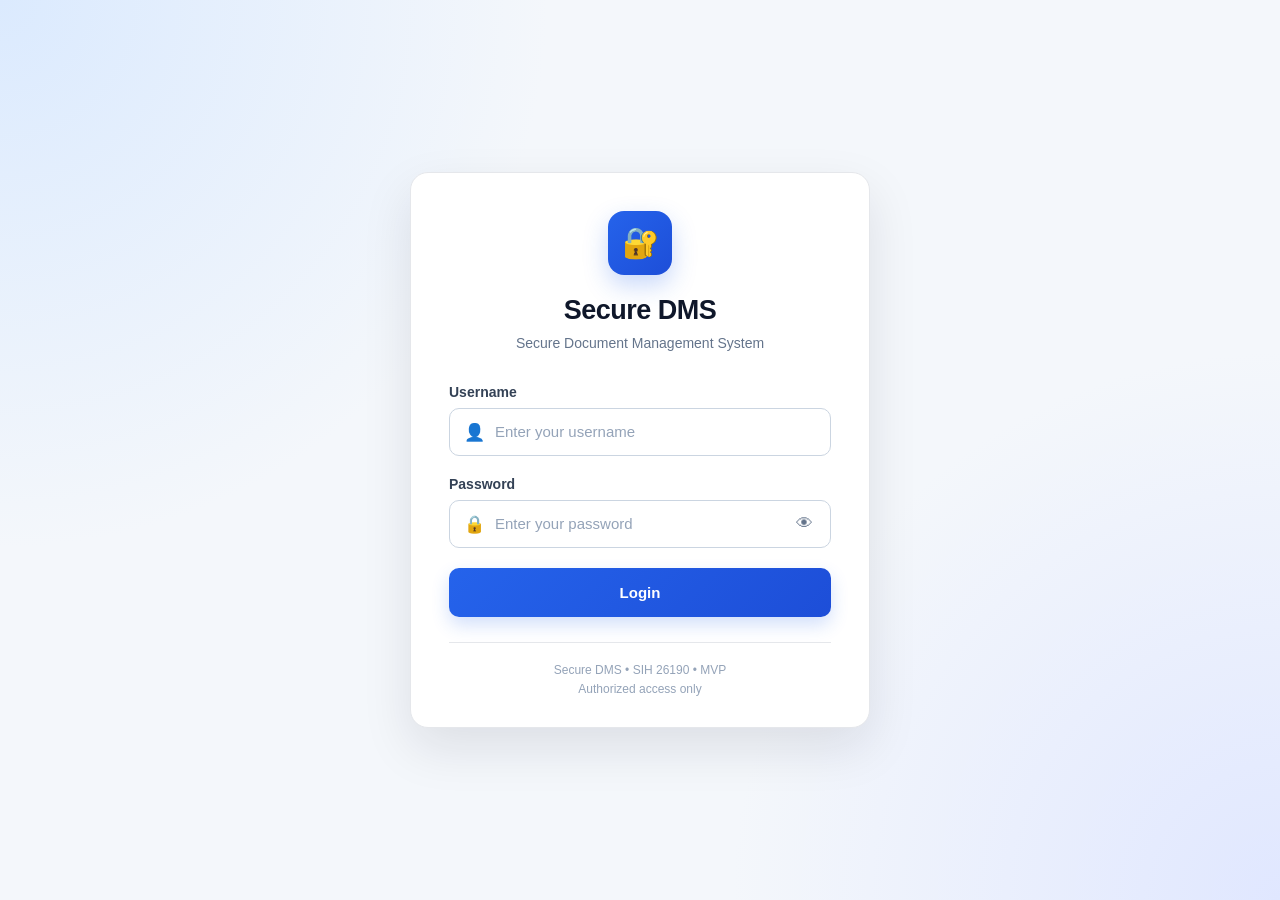
<file: index.html>
<!DOCTYPE html>
<html lang="en">

<head>
    <meta charset="UTF-8">
    <meta name="viewport" content="width=device-width, initial-scale=1.0">

    <title>Secure DMS - Dashboard</title>

    <link rel="stylesheet" href="style1.css">
</head>

<body>

<div class="app-container">

    <!-- ================= SIDEBAR ================= -->

    <aside class="sidebar">

        <div class="sidebar-logo">

            <div class="logo-icon">🔐</div>

            <div>
                <h2>Secure DMS</h2>
                <span>SIH 26190 • MVP</span>
            </div>

        </div>


        <nav class="sidebar-nav">

            <a href="index.html" class="nav-item active">
                <span class="nav-icon">📊</span>
                <span>Dashboard</span>
            </a>

            <a href="index2.html" class="nav-item">
                <span class="nav-icon">📁</span>
                <span>Documents</span>
            </a>

            <a href="index3.html" class="nav-item">
                <span class="nav-icon">⬆️</span>
                <span>Upload Document</span>
            </a>

            <a href="index5.html" class="nav-item">
                <span class="nav-icon">🛡️</span>
                <span>Access Logs</span>
            </a>

        </nav>


        <div class="sidebar-bottom">

            <div class="demo-note">

                <strong>Secure Access</strong>

                <p>
                    Documents are protected using
                    role-based access control.
                </p>

            </div>


            <button class="logout-btn" onclick="logout()">

                <span>🚪</span>
                <span>Logout</span>

            </button>

        </div>

    </aside>


    <!-- ================= MAIN CONTENT ================= -->

    <main class="main-content">


        <!-- ================= TOP BAR ================= -->

        <header class="topbar">

            <div class="mobile-title">
                Secure DMS
            </div>


            <div class="topbar-right">

                <div class="security-status">

                    <span class="status-dot"></span>

                    System Secure

                </div>


                <div class="user-section">

                    <div class="user-avatar" id="userAvatar">
                        U
                    </div>


                    <div class="user-info">

                        <strong id="topUserName">
                            User
                        </strong>

                        <span id="topUserRole">
                            User
                        </span>

                    </div>

                </div>

            </div>

        </header>


        <!-- ================= DASHBOARD ================= -->

        <section class="dashboard-page">


            <div class="page-heading">

                <div>

                    <h1>
                        Dashboard
                    </h1>

                    <p>
                        Welcome,
                        <strong id="welcomeUserName">
                            User
                        </strong>.
                        Here's the current secure document overview.
                    </p>

                </div>


                <div class="date-box">

                    <span>📅</span>

                    <span id="currentDate"></span>

                </div>

            </div>


            <!-- ================= STATS ================= -->

            <div class="stats-grid">


                <div class="stat-card">

                    <div class="stat-icon blue">
                        📄
                    </div>

                    <div class="stat-content">

                        <span class="stat-label">
                            Total Documents
                        </span>

                        <h2 id="totalDocuments">
                            0
                        </h2>

                        <p class="positive">
                            Your uploaded documents
                        </p>

                    </div>

                </div>


                <div class="stat-card">

                    <div class="stat-icon green">
                        🔒
                    </div>

                    <div class="stat-content">

                        <span class="stat-label">
                            Protected
                        </span>

                        <h2>
                            100%
                        </h2>

                        <p class="positive">
                            All documents secured
                        </p>

                    </div>

                </div>


                <div class="stat-card">

                    <div class="stat-icon purple">
                        👥
                    </div>

                    <div class="stat-content">

                        <span class="stat-label">
                            Active Users
                        </span>

                        <h2>
                            4
                        </h2>

                        <p class="positive">
                            All accounts active
                        </p>

                    </div>

                </div>


                <div class="stat-card">

                    <div class="stat-icon red">
                        ⚠️
                    </div>

                    <div class="stat-content">

                        <span class="stat-label">
                            Security Alerts
                        </span>

                        <h2>
                            0
                        </h2>

                        <p class="positive">
                            No active alerts
                        </p>

                    </div>

                </div>

            </div>


            <!-- ================= CONTENT GRID ================= -->

            <div class="dashboard-grid">


                <!-- ================= RECENT DOCUMENTS ================= -->

                <div class="dashboard-card documents-card">


                    <div class="card-header">

                        <div>

                            <h3>
                                Recent Documents
                            </h3>

                            <p>
                                Latest documents added to your account
                            </p>

                        </div>


                        <a href="index2.html" class="view-all">
                            View All →
                        </a>

                    </div>


                    <div class="table-wrapper">

                        <table>

                            <thead>

                                <tr>

                                    <th>
                                        Document
                                    </th>

                                    <th>
                                        Uploaded By
                                    </th>

                                    <th>
                                        Type
                                    </th>

                                    <th>
                                        Status
                                    </th>

                                </tr>

                            </thead>


                            <tbody id="recentDocumentsBody">

                                <tr>

                                    <td colspan="4"
                                        style="text-align:center; padding:30px;">

                                        Loading documents...

                                    </td>

                                </tr>

                            </tbody>

                        </table>

                    </div>

                </div>


                <!-- ================= QUICK ACTIONS ================= -->

                <div class="dashboard-card">


                    <div class="card-header">

                        <div>

                            <h3>
                                Quick Actions
                            </h3>

                            <p>
                                Common document management tasks
                            </p>

                        </div>

                    </div>


                    <div class="quick-actions">


                        <a href="index3.html"
                           class="quick-action">

                            <div class="quick-icon blue">
                                ⬆️
                            </div>

                            <div>

                                <strong>
                                    Upload Document
                                </strong>

                                <span>
                                    Add a new secure document
                                </span>

                            </div>

                            <span class="arrow">
                                →
                            </span>

                        </a>


                        <a href="index2.html"
                           class="quick-action">

                            <div class="quick-icon green">
                                📁
                            </div>

                            <div>

                                <strong>
                                    Browse Documents
                                </strong>

                                <span>
                                    Search and manage documents
                                </span>

                            </div>

                            <span class="arrow">
                                →
                            </span>

                        </a>


                        <a href="index5.html"
                           class="quick-action">

                            <div class="quick-icon orange">
                                🛡️
                            </div>

                            <div>

                                <strong>
                                    Access Logs
                                </strong>

                                <span>
                                    Monitor system activity
                                </span>

                            </div>

                            <span class="arrow">
                                →
                            </span>

                        </a>


                    </div>

                </div>

            </div>


            <!-- ================= SECURITY ================= -->

            <div class="bottom-grid">

                <div class="dashboard-card security-card">


                    <div class="card-header">

                        <div>

                            <h3>
                                Security Overview
                            </h3>

                            <p>
                                Current system security status
                            </p>

                        </div>

                    </div>


                    <div class="security-items">


                        <div class="security-item">

                            <div class="security-left">

                                <span class="security-check">
                                    ✓
                                </span>

                                <div>

                                    <strong>
                                        Document Encryption
                                    </strong>

                                    <span>
                                        Enabled
                                    </span>

                                </div>

                            </div>

                            <span class="security-active">
                                Active
                            </span>

                        </div>


                        <div class="security-item">

                            <div class="security-left">

                                <span class="security-check">
                                    ✓
                                </span>

                                <div>

                                    <strong>
                                        Role Based Access
                                    </strong>

                                    <span>
                                        Enabled
                                    </span>

                                </div>

                            </div>

                            <span class="security-active">
                                Active
                            </span>

                        </div>


                        <div class="security-item">

                            <div class="security-left">

                                <span class="security-check">
                                    ✓
                                </span>

                                <div>

                                    <strong>
                                        Audit Logging
                                    </strong>

                                    <span>
                                        Enabled
                                    </span>

                                </div>

                            </div>

                            <span class="security-active">
                                Active
                            </span>

                        </div>


                        <div class="security-item">

                            <div class="security-left">

                                <span class="security-check">
                                    ✓
                                </span>

                                <div>

                                    <strong>
                                        Document Storage
                                    </strong>

                                    <span>
                                        IndexedDB Secure Storage
                                    </span>

                                </div>

                            </div>

                            <span class="security-active">
                                Active
                            </span>

                        </div>


                    </div>

                </div>

            </div>

        </section>

    </main>

</div>


<!-- ================= TOAST ================= -->

<div id="toast" class="toast">

    <span id="toastMessage">
        Action completed successfully.
    </span>

</div>



<script>

/* =========================================================
   SECURE DMS DASHBOARD
   FINAL FIXED VERSION
   ========================================================= */


/* =========================================================
   DATABASE SETTINGS
   ========================================================= */

const DB_NAME = "SecureDMS";

/*
   IMPORTANT:
   Version 2 is required because upload.js
   also uses version 2.
*/

const DB_VERSION = 2;

const DOCUMENT_STORE = "documents";
const LOG_STORE = "accessLogs";


/* =========================================================
   LOGIN CHECK
   ========================================================= */

const storedUser =
    sessionStorage.getItem("loggedInUser");


if (!storedUser) {

    window.location.href = "login.html";

}


/* =========================================================
   CURRENT USER
   ========================================================= */

let loggedInUser = null;


try {

    loggedInUser =
        JSON.parse(storedUser);

}
catch (error) {

    console.error(
        "Invalid login session:",
        error
    );

    sessionStorage.clear();

    window.location.href =
        "login.html";

}


/* =========================================================
   USER INFORMATION
   ========================================================= */

const currentUsername =
    loggedInUser?.username || "";

const currentName =
    loggedInUser?.name ||
    loggedInUser?.username ||
    "User";

const currentRole =
    loggedInUser?.role ||
    "user";


/* =========================================================
   ROLE NAMES
   ========================================================= */

const roleNames = {

    admin:
        "Administrator",

    forensic_team:
        "Forensic Team",

    police_staff:
        "Police Staff",

    investigator:
        "Investigator"

};


/* =========================================================
   DISPLAY USER
   ========================================================= */

const topUserName =
    document.getElementById(
        "topUserName"
    );


if (topUserName) {

    topUserName.textContent =
        currentName;

}


const welcomeUserName =
    document.getElementById(
        "welcomeUserName"
    );


if (welcomeUserName) {

    welcomeUserName.textContent =
        currentName;

}


const topUserRole =
    document.getElementById(
        "topUserRole"
    );


if (topUserRole) {

    topUserRole.textContent =
        roleNames[currentRole] ||
        "User";

}


const userAvatar =
    document.getElementById(
        "userAvatar"
    );


if (userAvatar) {

    userAvatar.textContent =
        currentName
            .charAt(0)
            .toUpperCase();

}


/* =========================================================
   CURRENT DATE
   ========================================================= */

const dateElement =
    document.getElementById(
        "currentDate"
    );


if (dateElement) {

    dateElement.textContent =
        new Date().toLocaleDateString(
            "en-IN",
            {
                day: "2-digit",
                month: "short",
                year: "numeric"
            }
        );

}


/* =========================================================
   OPEN DATABASE
   ========================================================= */

function openDatabase() {

    return new Promise(
        function(resolve, reject) {

            const request =
                indexedDB.open(
                    DB_NAME,
                    DB_VERSION
                );


            /* =========================
               DATABASE UPGRADE
               ========================= */

            request.onupgradeneeded =
                function(event) {

                    const db =
                        event.target.result;

                    const transaction =
                        event.target.transaction;


                    /* =====================
                       DOCUMENT STORE
                       ===================== */

                    let documentStore;


                    if (
                        !db.objectStoreNames.contains(
                            DOCUMENT_STORE
                        )
                    ) {

                        documentStore =
                            db.createObjectStore(
                                DOCUMENT_STORE,
                                {
                                    keyPath: "id",
                                    autoIncrement: true
                                }
                            );

                    }
                    else {

                        documentStore =
                            transaction.objectStore(
                                DOCUMENT_STORE
                            );

                    }


                    /* =====================
                       DOCUMENT INDEXES
                       ===================== */

                    if (
                        !documentStore.indexNames.contains(
                            "uploadedByUsername"
                        )
                    ) {

                        documentStore.createIndex(
                            "uploadedByUsername",
                            "uploadedByUsername",
                            {
                                unique: false
                            }
                        );

                    }


                    if (
                        !documentStore.indexNames.contains(
                            "uploadedBy"
                        )
                    ) {

                        documentStore.createIndex(
                            "uploadedBy",
                            "uploadedBy",
                            {
                                unique: false
                            }
                        );

                    }


                    if (
                        !documentStore.indexNames.contains(
                            "uploadDate"
                        )
                    ) {

                        documentStore.createIndex(
                            "uploadDate",
                            "uploadDate",
                            {
                                unique: false
                            }
                        );

                    }


                    if (
                        !documentStore.indexNames.contains(
                            "category"
                        )
                    ) {

                        documentStore.createIndex(
                            "category",
                            "category",
                            {
                                unique: false
                            }
                        );

                    }


                    /* =====================
                       ACCESS LOG STORE
                       ===================== */

                    if (
                        !db.objectStoreNames.contains(
                            LOG_STORE
                        )
                    ) {

                        const logStore =
                            db.createObjectStore(
                                LOG_STORE,
                                {
                                    keyPath: "id",
                                    autoIncrement: true
                                }
                            );


                        logStore.createIndex(
                            "username",
                            "username",
                            {
                                unique: false
                            }
                        );


                        logStore.createIndex(
                            "timestamp",
                            "timestamp",
                            {
                                unique: false
                            }
                        );

                    }

                };


            /* =========================
               DATABASE OPEN SUCCESS
               ========================= */

            request.onsuccess =
                function(event) {

                    const db =
                        event.target.result;

                    resolve(db);

                };


            /* =========================
               DATABASE ERROR
               ========================= */

            request.onerror =
                function(event) {

                    console.error(
                        "IndexedDB open error:",
                        event.target.error
                    );

                    reject(
                        event.target.error
                    );

                };

        }
    );

}


/* =========================================================
   LOAD DASHBOARD DOCUMENTS
   ========================================================= */

async function loadDashboardDocuments() {

    const tableBody =
        document.getElementById(
            "recentDocumentsBody"
        );


    const totalDocuments =
        document.getElementById(
            "totalDocuments"
        );


    if (!tableBody) {

        console.error(
            "recentDocumentsBody not found"
        );

        return;

    }


    try {

        const db =
            await openDatabase();


        const transaction =
            db.transaction(
                DOCUMENT_STORE,
                "readonly"
            );


        const store =
            transaction.objectStore(
                DOCUMENT_STORE
            );


        const request =
            store.getAll();


        request.onsuccess =
            function(event) {

                let documents =
                    event.target.result || [];


                /*
                   DEBUG
                   Browser console mein
                   actual saved documents dikhayega.
                */

                console.log(
                    "Secure DMS - All Documents:",
                    documents
                );


                console.log(
                    "Secure DMS - Logged User:",
                    loggedInUser
                );


                /* =====================================
                   USER-WISE DOCUMENT FILTER
                   ===================================== */

                documents =
                    documents.filter(
                        function(doc) {

                            /*
                               NEW UPLOAD RECORD
                               uploadedByUsername available
                            */

                            if (
                                doc.uploadedByUsername !==
                                undefined &&
                                doc.uploadedByUsername !==
                                null &&
                                doc.uploadedByUsername !== ""
                            ) {

                                return (
                                    String(
                                        doc.uploadedByUsername
                                    ).toLowerCase()
                                    ===
                                    String(
                                        currentUsername
                                    ).toLowerCase()
                                );

                            }


                            /*
                               OLD RECORD COMPATIBILITY

                               Agar old document mein
                               username nahi hai,
                               uploadedBy name se match karo.
                            */

                            return (
                                String(
                                    doc.uploadedBy || ""
                                ).toLowerCase()
                                ===
                                String(
                                    currentName
                                ).toLowerCase()
                            );

                        }
                    );


                console.log(
                    "Secure DMS - Current User Documents:",
                    documents
                );


                /* =====================================
                   SORT NEWEST FIRST
                   ===================================== */

                documents.sort(
                    function(a, b) {

                        return (
                            new Date(
                                b.uploadDate || 0
                            )
                            -
                            new Date(
                                a.uploadDate || 0
                            )
                        );

                    }
                );


                /* =====================================
                   TOTAL DOCUMENTS
                   ===================================== */

                if (totalDocuments) {

                    totalDocuments.textContent =
                        documents.length;

                }


                /* =====================================
                   NO DOCUMENTS
                   ===================================== */

                if (documents.length === 0) {

                    tableBody.innerHTML = `

                        <tr>

                            <td colspan="4"
                                style="
                                    text-align:center;
                                    padding:30px;
                                ">

                                <div style="
                                    font-size:30px;
                                ">
                                    📁
                                </div>


                                <div style="
                                    margin-top:8px;
                                    font-weight:600;
                                ">
                                    No documents uploaded yet
                                </div>


                                <div style="
                                    margin-top:5px;
                                    opacity:.7;
                                ">
                                    Upload a document to see it here.
                                </div>

                            </td>

                        </tr>

                    `;

                    return;

                }


                /* =====================================
                   SHOW LATEST 5
                   ===================================== */

                const recentDocuments =
                    documents.slice(
                        0,
                        5
                    );


                tableBody.innerHTML = "";


                recentDocuments.forEach(
                    function(doc) {

                        const row =
                            document.createElement(
                                "tr"
                            );


                        /* =========================
                           FILE NAME
                           ========================= */

                        const fileName =
                            doc.fileName ||
                            doc.title ||
                            "Document";


                        const extension =
                            fileName
                                .split(".")
                                .pop()
                                .toLowerCase();


                        let fileClass =
                            "doc";

                        let fileLabel =
                            "DOC";


                        if (
                            extension === "pdf"
                        ) {

                            fileClass =
                                "pdf";

                            fileLabel =
                                "PDF";

                        }
                        else if (
                            extension === "jpg" ||
                            extension === "jpeg" ||
                            extension === "png"
                        ) {

                            fileClass =
                                "image";

                            fileLabel =
                                "IMG";

                        }
                        else if (
                            extension === "doc" ||
                            extension === "docx"
                        ) {

                            fileClass =
                                "doc";

                            fileLabel =
                                "DOC";

                        }


                        /* =========================
                           DOCUMENT CELL
                           ========================= */

                        const documentCell =
                            document.createElement(
                                "td"
                            );


                        documentCell.innerHTML = `

                            <div class="document-name">

                                <span class="file-icon ${fileClass}">
                                    ${fileLabel}
                                </span>


                                <div>

                                    <strong>
                                        ${escapeHTML(
                                            fileName
                                        )}
                                    </strong>


                                    <small>
                                        ${escapeHTML(
                                            doc.title ||
                                            "Secure Document"
                                        )}
                                    </small>

                                </div>

                            </div>

                        `;


                        /* =========================
                           UPLOADED BY
                           ========================= */

                        const uploadedByCell =
                            document.createElement(
                                "td"
                            );


                        uploadedByCell.textContent =
                            doc.uploadedBy ||
                            currentName;


                        /* =========================
                           TYPE
                           ========================= */

                        const typeCell =
                            document.createElement(
                                "td"
                            );


                        typeCell.textContent =
                            doc.category ||
                            getFileType(fileName);


                        /* =========================
                           STATUS
                           ========================= */

                        const statusCell =
                            document.createElement(
                                "td"
                            );


                        statusCell.innerHTML = `

                            <span class="badge success">
                                Protected
                            </span>

                        `;


                        /* =========================
                           ADD CELLS TO ROW
                           ========================= */

                        row.appendChild(
                            documentCell
                        );


                        row.appendChild(
                            uploadedByCell
                        );


                        row.appendChild(
                            typeCell
                        );


                        row.appendChild(
                            statusCell
                        );


                        tableBody.appendChild(
                            row
                        );

                    }
                );

            };


        /* =====================================
           REQUEST ERROR
           ===================================== */

        request.onerror =
            function(event) {

                console.error(
                    "Unable to read documents:",
                    event.target.error
                );


                tableBody.innerHTML = `

                    <tr>

                        <td colspan="4"
                            style="
                                text-align:center;
                                padding:30px;
                                color:#c00;
                            ">

                            Unable to load documents.

                        </td>

                    </tr>

                `;

            };

    }
    catch (error) {

        console.error(
            "Dashboard database error:",
            error
        );


        tableBody.innerHTML = `

            <tr>

                <td colspan="4"
                    style="
                        text-align:center;
                        padding:30px;
                        color:#c00;
                    ">

                    Unable to connect to document storage.

                </td>

            </tr>

        `;

    }

}


/* =========================================================
   FILE TYPE
   ========================================================= */

function getFileType(fileName) {

    const extension =
        String(fileName)
            .split(".")
            .pop()
            .toLowerCase();


    if (extension === "pdf") {
        return "PDF";
    }


    if (
        extension === "jpg" ||
        extension === "jpeg" ||
        extension === "png"
    ) {
        return "Image";
    }


    if (
        extension === "doc" ||
        extension === "docx"
    ) {
        return "Document";
    }


    return "Other";

}


/* =========================================================
   ESCAPE HTML
   ========================================================= */

function escapeHTML(value) {

    return String(value)

        .replace(
            /&/g,
            "&amp;"
        )

        .replace(
            /</g,
            "&lt;"
        )

        .replace(
            />/g,
            "&gt;"
        )

        .replace(
            /"/g,
            "&quot;"
        )

        .replace(
            /'/g,
            "&#039;"
        );

}


/* =========================================================
   LOGOUT
   ========================================================= */

function logout() {

    sessionStorage.removeItem(
        "loggedInUser"
    );

    sessionStorage.removeItem(
        "username"
    );

    sessionStorage.removeItem(
        "loggedInName"
    );

    sessionStorage.removeItem(
        "loggedInRole"
    );


    window.location.href =
        "login.html";

}


/* =========================================================
   PAGE SHOW LOGIN CHECK
   ========================================================= */

window.addEventListener(
    "pageshow",
    function() {

        const user =
            sessionStorage.getItem(
                "loggedInUser"
            );


        if (!user) {

            window.location.href =
                "login.html";

        }

    }
);


/* =========================================================
   LOAD DOCUMENTS
   ========================================================= */

if (loggedInUser) {

    loadDashboardDocuments();

}

</script>


</body>
</html>
</file>
<file: style1.css>
/* =========================================
   SECURE DMS - DASHBOARD CSS
   SIH 26190 • MVP
   ========================================= */

* {
    margin: 0;
    padding: 0;
    box-sizing: border-box;
}

:root {
    --primary: #2563eb;
    --primary-dark: #1d4ed8;
    --text: #0f172a;
    --text-light: #64748b;
    --border: #e2e8f0;
    --background: #f8fafc;
    --white: #ffffff;
    --sidebar: #0f172a;
    --sidebar-light: #1e293b;
    --green: #16a34a;
    --red: #dc2626;
    --purple: #7c3aed;
    --orange: #ea580c;
}

body {
    font-family: "Segoe UI", Arial, sans-serif;
    background: var(--background);
    color: var(--text);
    min-height: 100vh;
}

a {
    text-decoration: none;
    color: inherit;
}

button {
    font-family: inherit;
}

/* =========================================
   APP LAYOUT
   ========================================= */

.app-container {
    min-height: 100vh;
    display: flex;
}

/* =========================================
   SIDEBAR
   ========================================= */

.sidebar {
    width: 255px;
    min-height: 100vh;
    background: var(--sidebar);
    color: #ffffff;
    position: fixed;
    left: 0;
    top: 0;
    bottom: 0;
    display: flex;
    flex-direction: column;
    z-index: 100;
}

.sidebar-logo {
    height: 82px;
    padding: 18px 20px;
    display: flex;
    align-items: center;
    gap: 12px;
    border-bottom: 1px solid rgba(255, 255, 255, 0.08);
}

.logo-icon {
    width: 44px;
    height: 44px;
    border-radius: 11px;
    display: flex;
    align-items: center;
    justify-content: center;
    background: #2563eb;
    font-size: 21px;
    flex-shrink: 0;
}

.sidebar-logo h2 {
    font-size: 17px;
    font-weight: 700;
    margin-bottom: 3px;
}

.sidebar-logo span {
    color: #94a3b8;
    font-size: 10px;
}

/* =========================================
   NAVIGATION
   ========================================= */

.sidebar-nav {
    padding: 22px 12px;
    display: flex;
    flex-direction: column;
    gap: 5px;
}

.nav-item {
    min-height: 46px;
    padding: 0 14px;
    display: flex;
    align-items: center;
    gap: 13px;
    border-radius: 9px;
    color: #94a3b8;
    font-size: 14px;
    font-weight: 500;
    transition: 0.2s ease;
}

.nav-item:hover {
    background: var(--sidebar-light);
    color: #ffffff;
}

.nav-item.active {
    background: var(--primary);
    color: #ffffff;
    box-shadow: 0 5px 15px rgba(37, 99, 235, 0.25);
}

.nav-icon {
    width: 22px;
    text-align: center;
    font-size: 16px;
}

/* =========================================
   SIDEBAR BOTTOM
   ========================================= */

.sidebar-bottom {
    margin-top: auto;
    padding: 15px 12px 20px;
}

.demo-note {
    padding: 14px;
    margin-bottom: 14px;
    border-radius: 9px;
    background: rgba(255, 255, 255, 0.05);
    border: 1px solid rgba(255, 255, 255, 0.07);
}

.demo-note strong {
    font-size: 12px;
    color: #e2e8f0;
}

.demo-note p {
    margin-top: 6px;
    color: #94a3b8;
    font-size: 11px;
    line-height: 1.5;
}

.logout-btn {
    width: 100%;
    height: 44px;
    border: 1px solid rgba(255, 255, 255, 0.10);
    border-radius: 8px;
    background: rgba(255, 255, 255, 0.04);
    color: #cbd5e1;
    display: flex;
    align-items: center;
    justify-content: center;
    gap: 9px;
    font-size: 13px;
    font-weight: 600;
    cursor: pointer;
    transition: 0.2s ease;
}

.logout-btn:hover {
    background: #991b1b;
    border-color: #991b1b;
    color: #ffffff;
}

/* =========================================
   MAIN CONTENT
   ========================================= */

.main-content {
    width: calc(100% - 255px);
    margin-left: 255px;
    min-height: 100vh;
}

/* =========================================
   TOPBAR
   ========================================= */

.topbar {
    height: 72px;
    padding: 0 30px;
    background: #ffffff;
    border-bottom: 1px solid var(--border);
    display: flex;
    align-items: center;
    justify-content: flex-end;
}

.mobile-title {
    display: none;
}

.topbar-right {
    display: flex;
    align-items: center;
    gap: 25px;
}

.security-status {
    display: flex;
    align-items: center;
    gap: 7px;
    color: #475569;
    font-size: 12px;
    font-weight: 500;
}

.status-dot {
    width: 8px;
    height: 8px;
    border-radius: 50%;
    background: #22c55e;
    box-shadow: 0 0 0 3px rgba(34, 197, 94, 0.12);
}

.user-section {
    display: flex;
    align-items: center;
    gap: 10px;
    padding-left: 20px;
    border-left: 1px solid var(--border);
}

.user-avatar {
    width: 39px;
    height: 39px;
    border-radius: 50%;
    background: #dbeafe;
    color: #1d4ed8;
    display: flex;
    align-items: center;
    justify-content: center;
    font-size: 15px;
    font-weight: 700;
}

.user-info {
    display: flex;
    flex-direction: column;
    gap: 2px;
}

.user-info strong {
    font-size: 13px;
    color: #1e293b;
}

.user-info span {
    font-size: 11px;
    color: #94a3b8;
}

/* =========================================
   DASHBOARD PAGE
   ========================================= */

.dashboard-page {
    padding: 30px;
}

.page-heading {
    display: flex;
    align-items: flex-start;
    justify-content: space-between;
    margin-bottom: 27px;
}

.page-heading h1 {
    font-size: 27px;
    font-weight: 700;
    color: #0f172a;
    margin-bottom: 7px;
}

.page-heading p {
    font-size: 13px;
    color: #64748b;
}

.page-heading p strong {
    color: #334155;
}

.date-box {
    display: flex;
    align-items: center;
    gap: 7px;
    padding: 9px 13px;
    background: #ffffff;
    border: 1px solid var(--border);
    border-radius: 8px;
    color: #64748b;
    font-size: 12px;
}

/* =========================================
   STAT CARDS
   ========================================= */

.stats-grid {
    display: grid;
    grid-template-columns: repeat(4, 1fr);
    gap: 17px;
    margin-bottom: 20px;
}

.stat-card {
    min-height: 135px;
    padding: 20px;
    background: #ffffff;
    border: 1px solid var(--border);
    border-radius: 12px;
    display: flex;
    align-items: flex-start;
    gap: 15px;
    transition: 0.2s ease;
}

.stat-card:hover {
    transform: translateY(-2px);
    box-shadow: 0 8px 25px rgba(15, 23, 42, 0.07);
}

.stat-icon {
    width: 45px;
    height: 45px;
    flex-shrink: 0;
    border-radius: 10px;
    display: flex;
    align-items: center;
    justify-content: center;
    font-size: 19px;
}

.stat-icon.blue {
    background: #dbeafe;
}

.stat-icon.green {
    background: #dcfce7;
}

.stat-icon.purple {
    background: #ede9fe;
}

.stat-icon.red {
    background: #fee2e2;
}

.stat-content {
    min-width: 0;
}

.stat-label {
    display: block;
    color: #64748b;
    font-size: 12px;
    margin-bottom: 7px;
}

.stat-content h2 {
    color: #0f172a;
    font-size: 25px;
    line-height: 1;
    margin-bottom: 8px;
}

.stat-content p {
    font-size: 10px;
}

.positive {
    color: #16a34a;
}

.warning {
    color: #dc2626;
}

/* =========================================
   DASHBOARD GRID
   ========================================= */

.dashboard-grid {
    display: grid;
    grid-template-columns: minmax(0, 1.65fr) minmax(300px, 0.8fr);
    gap: 20px;
    margin-bottom: 20px;
}

.dashboard-card {
    background: #ffffff;
    border: 1px solid var(--border);
    border-radius: 12px;
    overflow: hidden;
}

.card-header {
    padding: 20px 21px;
    display: flex;
    justify-content: space-between;
    align-items: flex-start;
    border-bottom: 1px solid #f1f5f9;
}

.card-header h3 {
    color: #1e293b;
    font-size: 15px;
    margin-bottom: 5px;
}

.card-header p {
    color: #94a3b8;
    font-size: 11px;
}

.view-all {
    color: var(--primary);
    font-size: 11px;
    font-weight: 600;
    white-space: nowrap;
}

.view-all:hover {
    text-decoration: underline;
}

/* =========================================
   TABLE
   ========================================= */

.table-wrapper {
    width: 100%;
    overflow-x: auto;
}

table {
    width: 100%;
    border-collapse: collapse;
    min-width: 600px;
}

thead th {
    padding: 12px 20px;
    text-align: left;
    background: #f8fafc;
    color: #64748b;
    font-size: 10px;
    font-weight: 700;
    text-transform: uppercase;
    letter-spacing: 0.3px;
}

tbody td {
    padding: 13px 20px;
    border-top: 1px solid #f1f5f9;
    color: #475569;
    font-size: 11px;
}

tbody tr:hover {
    background: #fafcff;
}

.document-name {
    display: flex;
    align-items: center;
    gap: 10px;
}

.document-name strong {
    display: block;
    color: #334155;
    font-size: 11px;
    margin-bottom: 3px;
}

.document-name small {
    display: block;
    color: #94a3b8;
    font-size: 9px;
}

.file-icon {
    width: 32px;
    height: 34px;
    border-radius: 6px;
    display: flex;
    align-items: center;
    justify-content: center;
    font-size: 8px;
    font-weight: 700;
}

.file-icon.pdf {
    background: #fee2e2;
    color: #dc2626;
}

.file-icon.doc {
    background: #dbeafe;
    color: #2563eb;
}

.file-icon.image {
    background: #ede9fe;
    color: #7c3aed;
}

/* =========================================
   BADGES
   ========================================= */

.badge {
    display: inline-flex;
    align-items: center;
    padding: 5px 8px;
    border-radius: 20px;
    font-size: 9px;
    font-weight: 600;
}

.badge.success {
    background: #dcfce7;
    color: #15803d;
}

/* =========================================
   QUICK ACTIONS
   ========================================= */

.quick-actions {
    padding: 8px 12px 12px;
}

.quick-action {
    display: flex;
    align-items: center;
    gap: 12px;
    padding: 13px 9px;
    border-radius: 8px;
    transition: 0.2s ease;
}

.quick-action:hover {
    background: #f8fafc;
}

.quick-icon {
    width: 39px;
    height: 39px;
    flex-shrink: 0;
    border-radius: 9px;
    display: flex;
    align-items: center;
    justify-content: center;
    font-size: 16px;
}

.quick-icon.blue {
    background: #dbeafe;
}

.quick-icon.green {
    background: #dcfce7;
}

.quick-icon.purple {
    background: #ede9fe;
}

.quick-icon.orange {
    background: #ffedd5;
}

.quick-action > div:nth-child(2) {
    flex: 1;
    min-width: 0;
}

.quick-action strong {
    display: block;
    color: #334155;
    font-size: 11px;
    margin-bottom: 3px;
}

.quick-action span {
    color: #94a3b8;
    font-size: 9px;
}

.quick-action .arrow {
    color: #94a3b8;
    font-size: 15px;
}

/* =========================================
   BOTTOM GRID
   ========================================= */

.bottom-grid {
    display: grid;
    grid-template-columns: 1fr 1fr;
    gap: 20px;
}

/* =========================================
   USERS
   ========================================= */

.user-list {
    padding: 7px 20px 15px;
}

.system-user {
    min-height: 57px;
    display: flex;
    align-items: center;
    gap: 11px;
    border-bottom: 1px solid #f1f5f9;
}

.system-user:last-child {
    border-bottom: none;
}

.small-avatar {
    width: 32px;
    height: 32px;
    border-radius: 50%;
    display: flex;
    align-items: center;
    justify-content: center;
    font-size: 11px;
    font-weight: 700;
}

.small-avatar.admin {
    background: #dbeafe;
    color: #1d4ed8;
}

.small-avatar.investigator {
    background: #dcfce7;
    color: #15803d;
}

.small-avatar.forensic {
    background: #ede9fe;
    color: #6d28d9;
}

.small-avatar.police {
    background: #ffedd5;
    color: #c2410c;
}

.system-user-info {
    flex: 1;
}

.system-user-info strong {
    display: block;
    color: #334155;
    font-size: 11px;
    margin-bottom: 3px;
}

.system-user-info span {
    color: #94a3b8;
    font-size: 9px;
}

.role-badge {
    padding: 4px 7px;
    border-radius: 15px;
    font-size: 8px;
    font-weight: 600;
}

.admin-badge {
    background: #dbeafe;
    color: #1d4ed8;
}

.investigator-badge {
    background: #dcfce7;
    color: #15803d;
}

.forensic-badge {
    background: #ede9fe;
    color: #6d28d9;
}

.police-badge {
    background: #ffedd5;
    color: #c2410c;
}

/* =========================================
   SECURITY OVERVIEW
   ========================================= */

.security-items {
    padding: 7px 20px 15px;
}

.security-item {
    min-height: 58px;
    display: flex;
    align-items: center;
    justify-content: space-between;
    border-bottom: 1px solid #f1f5f9;
    gap: 10px;
}

.security-item:last-child {
    border-bottom: none;
}

.security-left {
    display: flex;
    align-items: center;
    gap: 10px;
}

.security-check,
.security-warning {
    width: 27px;
    height: 27px;
    border-radius: 50%;
    display: flex;
    align-items: center;
    justify-content: center;
    font-size: 12px;
    font-weight: 700;
}

.security-check {
    background: #dcfce7;
    color: #16a34a;
}

.security-warning {
    background: #fee2e2;
    color: #dc2626;
}

.security-left strong {
    display: block;
    color: #334155;
    font-size: 10px;
    margin-bottom: 3px;
}

.security-left span:not(.security-check):not(.security-warning) {
    color: #94a3b8;
    font-size: 9px;
}

.security-active,
.security-review {
    font-size: 9px;
    font-weight: 600;
}

.security-active {
    color: #16a34a;
}

.security-review {
    color: #dc2626;
}

/* =========================================
   TOAST
   ========================================= */

.toast {
    position: fixed;
    right: 25px;
    bottom: 25px;
    z-index: 999;
    padding: 13px 18px;
    border-radius: 8px;
    background: #0f172a;
    color: #ffffff;
    font-size: 12px;
    box-shadow: 0 10px 30px rgba(15, 23, 42, 0.25);
    transform: translateY(100px);
    opacity: 0;
    pointer-events: none;
    transition: 0.3s ease;
}

.toast.show {
    transform: translateY(0);
    opacity: 1;
}

/* =========================================
   TABLET
   ========================================= */

@media (max-width: 1100px) {

    .sidebar {
        width: 225px;
    }

    .main-content {
        width: calc(100% - 225px);
        margin-left: 225px;
    }

    .dashboard-page {
        padding: 24px;
    }

    .stats-grid {
        grid-template-columns: repeat(2, 1fr);
    }

    .dashboard-grid {
        grid-template-columns: 1fr;
    }

    .bottom-grid {
        grid-template-columns: 1fr;
    }
}

/* =========================================
   MOBILE
   ========================================= */

@media (max-width: 760px) {

    .sidebar {
        position: relative;
        width: 100%;
        min-height: auto;
    }

    .app-container {
        display: block;
    }

    .sidebar-logo {
        height: 70px;
    }

    .sidebar-nav {
        padding: 10px;
        display: grid;
        grid-template-columns: repeat(2, 1fr);
    }

    .nav-item {
        min-height: 42px;
    }

    .sidebar-bottom {
        margin-top: 0;
        padding: 10px 12px 15px;
    }

    .demo-note {
        display: none;
    }

    .logout-btn {
        height: 42px;
    }

    .main-content {
        width: 100%;
        margin-left: 0;
    }

    .topbar {
        height: 65px;
        padding: 0 18px;
        justify-content: space-between;
    }

    .mobile-title {
        display: block;
        font-size: 16px;
        font-weight: 700;
        color: #0f172a;
    }

    .security-status {
        display: none;
    }

    .user-section {
        padding-left: 0;
        border-left: none;
    }

    .dashboard-page {
        padding: 20px 15px;
    }

    .page-heading {
        gap: 15px;
    }

    .page-heading h1 {
        font-size: 23px;
    }

    .date-box {
        display: none;
    }

    .stats-grid {
        grid-template-columns: 1fr 1fr;
        gap: 10px;
    }

    .stat-card {
        padding: 15px;
        min-height: 120px;
        gap: 10px;
    }

    .stat-icon {
        width: 38px;
        height: 38px;
        font-size: 16px;
    }

    .stat-content h2 {
        font-size: 21px;
    }
}

/* =========================================
   SMALL MOBILE
   ========================================= */

@media (max-width: 480px) {

    .sidebar-logo h2 {
        font-size: 15px;
    }

    .sidebar-nav {
        grid-template-columns: 1fr;
    }

    .user-info {
        display: none;
    }

    .stats-grid {
        grid-template-columns: 1fr;
    }

    .dashboard-page {
        padding: 18px 12px;
    }

    .page-heading {
        margin-bottom: 20px;
    }

    .page-heading h1 {
        font-size: 21px;
    }

    .page-heading p {
        font-size: 11px;
        line-height: 1.5;
    }

    .card-header {
        padding: 16px;
    }

    .user-list,
    .security-items {
        padding-left: 15px;
        padding-right: 15px;
    }

    .toast {
        left: 15px;
        right: 15px;
        bottom: 15px;
        text-align: center;
    }
}
</file>
<file: style2.css>
/* =========================================================
   SECURE DMS - DOCUMENT LIBRARY
   PROFESSIONAL SIH 26190 MVP DESIGN
   ========================================================= */

* {
    margin: 0;
    padding: 0;
    box-sizing: border-box;
}

html {
    scroll-behavior: smooth;
}

body {
    font-family: "Segoe UI", Arial, sans-serif;
    background: #f4f7fb;
    color: #1e293b;
    min-height: 100vh;
}


/* =========================================================
   APP
   ========================================================= */

.app {
    min-height: 100vh;
}


/* =========================================================
   TOP NAVBAR
   ========================================================= */

.topbar {
    position: fixed;
    top: 0;
    left: 0;
    right: 0;

    height: 70px;

    background: #ffffff;

    border-bottom: 1px solid #e5e7eb;

    display: flex;
    align-items: center;
    justify-content: space-between;

    padding: 0 30px;

    z-index: 1000;
}


/* =========================================================
   BRAND
   ========================================================= */

.brand {
    display: flex;
    align-items: center;
    gap: 11px;

    color: #0f172a;
    font-size: 19px;
    font-weight: 700;
}

.logo {
    width: 40px;
    height: 40px;

    background: #2563eb;
    color: #ffffff;

    border-radius: 9px;

    display: flex;
    align-items: center;
    justify-content: center;

    font-size: 20px;

    box-shadow: 0 4px 12px rgba(37, 99, 235, 0.18);
}

.mvp-badge {
    background: #eff6ff;
    color: #2563eb;

    border: 1px solid #dbeafe;

    padding: 4px 8px;

    border-radius: 5px;

    font-size: 10px;
    font-weight: 700;

    letter-spacing: 0.3px;
}


/* =========================================================
   LOGGED-IN USER
   ========================================================= */

.top-actions {
    display: flex;
    align-items: center;
}

.logged-user {
    display: flex;
    align-items: center;

    gap: 10px;
}

.user-avatar-small {
    width: 38px;
    height: 38px;

    border-radius: 50%;

    background: #2563eb;
    color: #ffffff;

    display: flex;
    align-items: center;
    justify-content: center;

    font-size: 14px;
    font-weight: 700;
}

.logged-user-info {
    display: flex;
    flex-direction: column;

    gap: 2px;
}

.logged-user-info strong {
    color: #0f172a;

    font-size: 13px;
    font-weight: 700;
}

.logged-user-info span {
    color: #64748b;

    font-size: 11px;
}


/* =========================================================
   MAIN CONTAINER
   ========================================================= */

.main-container {
    padding-top: 70px;
}


/* =========================================================
   SIDEBAR
   ========================================================= */

.sidebar {
    position: fixed;

    top: 70px;
    left: 0;
    bottom: 0;

    width: 250px;

    background: #0f172a;

    padding: 22px 14px;

    display: flex;
    flex-direction: column;

    z-index: 900;

    overflow-y: auto;
}


/* =========================================================
   NAVIGATION
   ========================================================= */

.sidebar nav {
    display: flex;
    flex-direction: column;

    gap: 5px;
}

.nav-item {
    height: 45px;

    display: flex;
    align-items: center;

    gap: 12px;

    padding: 0 14px;

    color: #94a3b8;

    text-decoration: none;

    border-radius: 7px;

    font-size: 13px;
    font-weight: 500;

    transition: all 0.2s ease;
}

.nav-item:hover {
    background: #1e293b;

    color: #ffffff;
}

.nav-item.active {
    background: #2563eb;

    color: #ffffff;

    box-shadow:
        0 4px 12px rgba(37, 99, 235, 0.22);
}

.nav-icon {
    width: 22px;

    text-align: center;

    font-size: 16px;
}

.nav-item > span:last-child {
    white-space: nowrap;
}


/* =========================================================
   SIDEBAR NOTE
   ========================================================= */

.sidebar-note {
    margin-top: auto;

    margin-bottom: 14px;

    padding: 13px;

    background: #172033;

    border: 1px solid #253248;

    border-radius: 7px;

    color: #94a3b8;

    font-size: 10px;

    line-height: 1.55;
}


/* =========================================================
   SIDEBAR BOTTOM
   ========================================================= */

.sidebar-bottom {
    width: 100%;
}

.sidebar-logout {
    width: 100%;

    height: 44px;

    border: 1px solid #29364b;

    border-radius: 7px;

    background: #172033;

    color: #f87171;

    cursor: pointer;

    font-size: 13px;
    font-weight: 600;

    text-align: left;

    padding: 0 14px;

    transition: all 0.2s ease;
}

.sidebar-logout:hover {
    background: #7f1d1d;

    border-color: #991b1b;

    color: #ffffff;
}


/* =========================================================
   CONTENT
   ========================================================= */

.content {
    margin-left: 250px;

    padding: 30px;

    max-width: 1550px;

    min-height: calc(100vh - 70px);
}


/* =========================================================
   PAGE HEADING
   ========================================================= */

.page-heading {
    margin-bottom: 24px;
}

.page-heading h1 {
    color: #0f172a;

    font-size: 26px;

    font-weight: 700;

    letter-spacing: -0.3px;

    margin-bottom: 6px;
}

.page-heading p {
    color: #64748b;

    font-size: 13px;

    line-height: 1.5;
}


/* =========================================================
   DOCUMENT CARD
   ========================================================= */

.document-card {
    background: #ffffff;

    border: 1px solid #e5e7eb;

    border-radius: 10px;

    box-shadow:
        0 2px 7px rgba(15, 23, 42, 0.04);

    overflow: hidden;
}


/* =========================================================
   TOOLBAR
   ========================================================= */

.toolbar {
    min-height: 70px;

    padding: 14px 18px;

    display: flex;
    align-items: center;
    justify-content: space-between;

    gap: 15px;

    border-bottom: 1px solid #e5e7eb;

    background: #ffffff;
}


/* =========================================================
   SEARCH
   ========================================================= */

.search-box {
    width: 100%;

    max-width: 480px;

    height: 40px;

    display: flex;
    align-items: center;

    gap: 8px;

    padding: 0 12px;

    background: #f8fafc;

    border: 1px solid #dbe1ea;

    border-radius: 7px;

    transition: all 0.2s ease;
}

.search-box:focus-within {
    background: #ffffff;

    border-color: #2563eb;

    box-shadow:
        0 0 0 3px rgba(37, 99, 235, 0.08);
}

.search-box span {
    font-size: 14px;

    color: #64748b;
}

.search-box input {
    flex: 1;

    width: 100%;

    border: none;

    outline: none;

    background: transparent;

    color: #1e293b;

    font-size: 13px;
}

.search-box input::placeholder {
    color: #94a3b8;
}


/* =========================================================
   UPLOAD BUTTON
   ========================================================= */

.upload-btn {
    height: 40px;

    padding: 0 17px;

    border: none;

    border-radius: 7px;

    background: #2563eb;

    color: #ffffff;

    font-size: 13px;

    font-weight: 600;

    cursor: pointer;

    transition: all 0.2s ease;
}

.upload-btn:hover {
    background: #1d4ed8;

    box-shadow:
        0 4px 10px rgba(37, 99, 235, 0.18);

    transform: translateY(-1px);
}

.upload-btn:active {
    transform: translateY(0);
}


/* =========================================================
   TABLE WRAPPER
   ========================================================= */

.table-wrapper {
    width: 100%;

    overflow-x: auto;
}


/* =========================================================
   DOCUMENT TABLE
   ========================================================= */

table {
    width: 100%;

    min-width: 900px;

    border-collapse: collapse;
}

thead {
    background: #f8fafc;
}

th {
    height: 48px;

    padding: 0 18px;

    text-align: left;

    border-bottom: 1px solid #e5e7eb;

    color: #64748b;

    font-size: 10px;

    font-weight: 700;

    text-transform: uppercase;

    letter-spacing: 0.5px;

    white-space: nowrap;
}

td {
    height: 70px;

    padding: 10px 18px;

    border-bottom: 1px solid #eef2f7;

    color: #475569;

    font-size: 13px;

    vertical-align: middle;
}

tbody tr {
    transition: background 0.15s ease;
}

tbody tr:hover {
    background: #f8fbff;
}

tbody tr:last-child td {
    border-bottom: none;
}


/* =========================================================
   DOCUMENT NAME
   ========================================================= */

.document-name {
    color: #1e293b;

    font-size: 13px;

    font-weight: 600;

    margin-bottom: 4px;
}

.date {
    color: #94a3b8;

    font-size: 10px;
}


/* =========================================================
   ACCESS BADGES
   ========================================================= */

.access {
    display: inline-flex;

    align-items: center;

    min-height: 25px;

    padding: 0 9px;

    border-radius: 5px;

    font-size: 10px;

    font-weight: 700;

    white-space: nowrap;
}

.access.restricted {
    background: #fef2f2;

    color: #dc2626;

    border: 1px solid #fecaca;
}

.access.internal {
    background: #eff6ff;

    color: #2563eb;

    border: 1px solid #dbeafe;
}

.access.legal {
    background: #f5f3ff;

    color: #7c3aed;

    border: 1px solid #ddd6fe;
}


/* =========================================================
   SECURITY
   ========================================================= */

.security {
    display: inline-flex;

    align-items: center;

    gap: 5px;

    color: #15803d;

    background: #ecfdf5;

    border: 1px solid #bbf7d0;

    padding: 5px 9px;

    border-radius: 5px;

    font-size: 10px;

    font-weight: 700;

    white-space: nowrap;
}


/* =========================================================
   VIEW BUTTON
   ========================================================= */

.view-btn {
    height: 30px;

    padding: 0 12px;

    background: #eff6ff;

    border: 1px solid #bfdbfe;

    color: #2563eb;

    border-radius: 6px;

    font-size: 11px;

    font-weight: 600;

    cursor: pointer;

    transition: all 0.2s ease;
}

.view-btn:hover {
    background: #2563eb;

    border-color: #2563eb;

    color: #ffffff;
}


/* =========================================================
   DELETE BUTTON
   ========================================================= */

.delete-button {
    height: 30px;

    padding: 0 11px;

    background: #fff5f5;

    border: 1px solid #fecaca;

    color: #dc2626;

    border-radius: 6px;

    font-size: 11px;

    font-weight: 600;

    cursor: pointer;

    transition: all 0.2s ease;
}

.delete-button:hover {
    background: #dc2626;

    border-color: #dc2626;

    color: #ffffff;
}


/* =========================================================
   MODAL OVERLAY
   ========================================================= */

.modal-overlay {
    position: fixed;

    inset: 0;

    background: rgba(15, 23, 42, 0.58);

    display: none;

    align-items: center;
    justify-content: center;

    padding: 20px;

    z-index: 2000;

    backdrop-filter: blur(2px);
}

.modal-overlay.show {
    display: flex;
}


/* =========================================================
   MODAL
   ========================================================= */

.modal {
    position: relative;

    width: 100%;

    max-width: 500px;

    background: #ffffff;

    border-radius: 12px;

    padding: 28px;

    box-shadow:
        0 25px 60px rgba(15, 23, 42, 0.22);

    animation: modalAppear 0.2s ease;
}

@keyframes modalAppear {
    from {
        opacity: 0;

        transform: translateY(12px) scale(0.98);
    }

    to {
        opacity: 1;

        transform: translateY(0) scale(1);
    }
}


/* =========================================================
   CLOSE BUTTON
   ========================================================= */

.close-btn {
    position: absolute;

    top: 14px;
    right: 15px;

    width: 32px;
    height: 32px;

    border: none;

    border-radius: 6px;

    background: #f1f5f9;

    color: #64748b;

    font-size: 21px;

    line-height: 1;

    cursor: pointer;

    transition: all 0.2s ease;
}

.close-btn:hover {
    background: #fee2e2;

    color: #dc2626;
}


/* =========================================================
   MODAL HEADING
   ========================================================= */

.modal h2 {
    color: #0f172a;

    font-size: 19px;

    font-weight: 700;

    margin-bottom: 6px;
}

.modal > p {
    color: #64748b;

    font-size: 12px;

    margin-bottom: 22px;
}


/* =========================================================
   UPLOAD AREA
   ========================================================= */

.upload-area {
    border: 1px dashed #cbd5e1;

    border-radius: 9px;

    background: #f8fafc;

    padding: 28px 20px;

    text-align: center;

    transition: all 0.2s ease;
}

.upload-area:hover {
    border-color: #2563eb;

    background: #eff6ff;
}

.upload-icon {
    font-size: 34px;

    margin-bottom: 12px;
}


/* FILE INPUT */

.upload-area input[type="file"] {
    display: none;
}

.upload-area label {
    display: inline-flex;

    align-items: center;
    justify-content: center;

    height: 36px;

    padding: 0 15px;

    border-radius: 6px;

    background: #2563eb;

    color: #ffffff;

    font-size: 12px;

    font-weight: 600;

    cursor: pointer;

    transition: all 0.2s ease;
}

.upload-area label:hover {
    background: #1d4ed8;
}


/* SELECTED FILE */

#selectedFile {
    margin-top: 12px;

    color: #475569;

    font-size: 11px;

    word-break: break-word;
}


/* =========================================================
   MODAL UPLOAD BUTTON
   ========================================================= */

.modal-upload {
    width: 100%;

    height: 42px;

    margin-top: 20px;

    border: none;

    border-radius: 7px;

    background: #2563eb;

    color: #ffffff;

    font-size: 13px;

    font-weight: 600;

    cursor: pointer;

    transition: all 0.2s ease;
}

.modal-upload:hover {
    background: #1d4ed8;

    box-shadow:
        0 5px 12px rgba(37, 99, 235, 0.18);
}


/* =========================================================
   DOCUMENT VIEW MODAL
   ========================================================= */

.document-view-modal {
    text-align: center;
}

.document-view-modal h2 {
    margin-top: 5px;

    word-break: break-word;
}

.document-view-icon {
    width: 58px;
    height: 58px;

    margin: 0 auto 14px;

    border-radius: 12px;

    background: #eff6ff;

    display: flex;
    align-items: center;
    justify-content: center;

    font-size: 28px;
}

.document-preview {
    min-height: 150px;

    margin-top: 20px;

    padding: 25px;

    border: 1px solid #e5e7eb;

    border-radius: 9px;

    background: #f8fafc;

    display: flex;
    flex-direction: column;

    align-items: center;
    justify-content: center;

    gap: 8px;
}

.preview-lock {
    font-size: 30px;
}

.document-preview strong {
    color: #334155;

    font-size: 14px;
}

.document-preview span {
    max-width: 350px;

    color: #64748b;

    font-size: 11px;

    line-height: 1.5;
}


/* =========================================================
   SCROLLBAR
   ========================================================= */

.sidebar::-webkit-scrollbar,
.table-wrapper::-webkit-scrollbar {
    width: 6px;
    height: 6px;
}

.sidebar::-webkit-scrollbar-track,
.table-wrapper::-webkit-scrollbar-track {
    background: transparent;
}

.sidebar::-webkit-scrollbar-thumb,
.table-wrapper::-webkit-scrollbar-thumb {
    background: #475569;

    border-radius: 10px;
}


/* =========================================================
   TABLET
   ========================================================= */

@media (max-width: 1000px) {

    .sidebar {
        width: 220px;
    }

    .content {
        margin-left: 220px;

        padding: 25px 20px;
    }

    .topbar {
        padding: 0 20px;
    }
}


/* =========================================================
   MOBILE
   ========================================================= */

@media (max-width: 700px) {

    /* TOPBAR */

    .topbar {
        height: 60px;

        padding: 0 14px;
    }

    .logo {
        width: 35px;
        height: 35px;

        font-size: 17px;
    }

    .brand {
        font-size: 16px;
    }

    .mvp-badge {
        display: none;
    }

    .logged-user-info {
        display: none;
    }

    .user-avatar-small {
        width: 35px;
        height: 35px;
    }


    /* SIDEBAR */

    .sidebar {
        top: 60px;

        width: 64px;

        padding: 18px 8px;
    }

    .nav-item {
        justify-content: center;

        padding: 0;

        height: 44px;
    }

    .nav-item > span:last-child {
        display: none;
    }

    .nav-icon {
        font-size: 17px;
    }

    .sidebar-note {
        display: none;
    }

    .sidebar-logout {
        font-size: 0;

        text-align: center;

        padding: 0;
    }

    .sidebar-logout::first-letter {
        font-size: 17px;
    }


    /* CONTENT */

    .main-container {
        padding-top: 60px;
    }

    .content {
        margin-left: 64px;

        padding: 20px 12px;
    }


    /* PAGE HEADING */

    .page-heading h1 {
        font-size: 22px;
    }

    .page-heading p {
        font-size: 12px;
    }


    /* TOOLBAR */

    .toolbar {
        flex-direction: column;

        align-items: stretch;

        padding: 13px;
    }

    .search-box {
        max-width: none;
    }

    .upload-btn {
        width: 100%;
    }


    /* TABLE */

    table {
        min-width: 850px;
    }
}


/* =========================================================
   SMALL MOBILE
   ========================================================= */

@media (max-width: 450px) {

    .topbar {
        padding: 0 10px;
    }

    .brand {
        font-size: 14px;
    }

    .logo {
        width: 32px;
        height: 32px;
    }

    .user-avatar-small {
        width: 32px;
        height: 32px;

        font-size: 12px;
    }

    .content {
        padding: 17px 8px;
    }

    .page-heading {
        margin-bottom: 18px;
    }

    .page-heading h1 {
        font-size: 20px;
    }

    .document-card {
        border-radius: 8px;
    }

    .modal {
        padding: 22px 17px;
    }
}
</file>
<file: style3.css>
/* =========================================================
   SECURE DMS - UPLOAD DOCUMENT
   style3.css
   ========================================================= */

* {
    margin: 0;
    padding: 0;
    box-sizing: border-box;
}

body {
    font-family: "Segoe UI", Arial, sans-serif;
    background: #f4f7fb;
    color: #1e293b;
    min-height: 100vh;
}


/* =========================================================
   TOPBAR
   ========================================================= */

.topbar {
    position: fixed;
    top: 0;
    left: 0;
    right: 0;
    height: 70px;

    background: #ffffff;
    border-bottom: 1px solid #e2e8f0;

    display: flex;
    align-items: center;
    justify-content: space-between;

    padding: 0 28px;

    z-index: 1000;
}


/* BRAND */

.brand-section {
    display: flex;
    align-items: center;
    gap: 12px;
}

.logo {
    width: 42px;
    height: 42px;

    background: #2563eb;
    color: white;

    border-radius: 10px;

    display: flex;
    align-items: center;
    justify-content: center;

    font-size: 22px;
}

.brand-name {
    font-size: 21px;
    font-weight: 700;
    color: #0f172a;
}

.mvp-badge {
    font-size: 11px;
    font-weight: 700;

    color: #2563eb;
    background: #eff6ff;

    padding: 6px 10px;
    border-radius: 20px;

    border: 1px solid #dbeafe;
}


/* =========================================================
   USER
   ========================================================= */

.top-right {
    display: flex;
    align-items: center;
}

.logged-user {
    display: flex;
    align-items: center;
    gap: 10px;
}

.user-avatar {
    width: 38px;
    height: 38px;

    border-radius: 50%;

    background: #2563eb;
    color: white;

    display: flex;
    align-items: center;
    justify-content: center;

    font-weight: 700;
}

.user-details {
    display: flex;
    flex-direction: column;
    line-height: 1.2;
}

.user-details strong {
    font-size: 14px;
    color: #0f172a;
}

.user-details span {
    font-size: 11px;
    color: #64748b;
}


/* =========================================================
   LAYOUT
   ========================================================= */

.layout {
    display: flex;
    min-height: 100vh;
    padding-top: 70px;
}


/* =========================================================
   SIDEBAR
   ========================================================= */

.sidebar {
    position: fixed;
    left: 0;
    top: 70px;
    bottom: 0;

    width: 250px;

    background: #ffffff;

    border-right: 1px solid #e2e8f0;

    display: flex;
    flex-direction: column;

    padding: 22px 15px;

    overflow-y: auto;
}


/* NAV */

.sidebar nav {
    display: flex;
    flex-direction: column;
    gap: 6px;
}

.nav-item {
    text-decoration: none;
    color: #475569;

    display: flex;
    align-items: center;
    gap: 12px;

    padding: 13px 14px;

    border-radius: 9px;

    font-size: 14px;
    font-weight: 500;

    transition: 0.2s ease;
}

.nav-item:hover {
    background: #f1f5f9;
    color: #2563eb;
}

.nav-item.active {
    background: #eff6ff;
    color: #2563eb;
    font-weight: 700;
}

.nav-item .icon {
    width: 22px;
    text-align: center;
    font-size: 17px;
}


/* =========================================================
   SIDEBAR BOTTOM
   ========================================================= */

.sidebar-bottom {
    margin-top: auto;
}

.sidebar-note {
    background: #f8fafc;

    border: 1px solid #e2e8f0;

    border-radius: 10px;

    padding: 14px;

    font-size: 11px;
    line-height: 1.6;

    color: #64748b;

    margin-bottom: 14px;
}

.sidebar-note strong {
    color: #334155;
}


/* LOGOUT */

.logout-sidebar {
    width: 100%;

    border: 0;

    background: #fff1f2;

    color: #dc2626;

    padding: 12px 14px;

    border-radius: 9px;

    font-size: 14px;
    font-weight: 600;

    cursor: pointer;

    display: flex;
    align-items: center;
    gap: 10px;

    transition: 0.2s ease;
}

.logout-sidebar:hover {
    background: #fee2e2;
}


/* =========================================================
   CONTENT
   ========================================================= */

.content {
    margin-left: 250px;

    width: calc(100% - 250px);

    padding: 40px;
}


/* =========================================================
   PAGE TITLE
   ========================================================= */

.page-title {
    margin-bottom: 28px;
}

.page-title h1 {
    font-size: 30px;
    color: #0f172a;
    margin-bottom: 7px;
}

.page-title p {
    color: #64748b;
    font-size: 14px;
}


/* =========================================================
   UPLOAD CARD
   ========================================================= */

.upload-card {
    max-width: 850px;

    background: #ffffff;

    border: 1px solid #e2e8f0;

    border-radius: 16px;

    padding: 30px;

    box-shadow:
        0 8px 30px rgba(15, 23, 42, 0.06);
}


/* =========================================================
   DROP AREA
   ========================================================= */

.drop-area {
    border: 2px dashed #cbd5e1;

    border-radius: 14px;

    padding: 45px 25px;

    text-align: center;

    background: #f8fafc;

    transition: 0.2s ease;

    margin-bottom: 30px;
}

.drop-area:hover,
.drop-area.drag-over {
    border-color: #2563eb;
    background: #eff6ff;
}

.folder-icon {
    font-size: 48px;
    margin-bottom: 15px;
}

.drop-area h2 {
    font-size: 20px;
    color: #0f172a;
    margin-bottom: 8px;
}

.drop-area p {
    color: #64748b;
    font-size: 13px;
    margin-bottom: 20px;
}


/* =========================================================
   CHOOSE FILE
   ========================================================= */

.choose-file {
    display: inline-block;

    background: #2563eb;
    color: white;

    padding: 11px 20px;

    border-radius: 8px;

    font-size: 13px;
    font-weight: 600;

    cursor: pointer;

    transition: 0.2s ease;
}

.choose-file:hover {
    background: #1d4ed8;
}


/* Hide real input */

#fileInput {
    display: none;
}


/* File name */

.file-name {
    display: block;

    margin-top: 14px;

    color: #475569;

    font-size: 13px;

    word-break: break-word;
}


/* =========================================================
   FORM
   ========================================================= */

#uploadForm {
    display: flex;
    flex-direction: column;
    gap: 20px;
}

.form-row {
    display: flex;
    flex-direction: column;
    gap: 8px;
}

.form-row label {
    font-size: 13px;
    font-weight: 600;
    color: #334155;
}

.form-row input,
.form-row select {
    width: 100%;

    padding: 12px 14px;

    border: 1px solid #cbd5e1;

    border-radius: 8px;

    background: #ffffff;

    color: #1e293b;

    font-size: 14px;

    outline: none;

    transition: 0.2s ease;
}

.form-row input:focus,
.form-row select:focus {
    border-color: #2563eb;

    box-shadow:
        0 0 0 3px rgba(37, 99, 235, 0.10);
}

.form-row input::placeholder {
    color: #94a3b8;
}


/* =========================================================
   UPLOAD BUTTON
   ========================================================= */

.encrypt-btn {
    margin-top: 5px;

    width: 100%;

    padding: 14px;

    border: none;

    border-radius: 9px;

    background: #2563eb;

    color: white;

    font-size: 14px;

    font-weight: 700;

    cursor: pointer;

    transition: 0.2s ease;
}

.encrypt-btn:hover {
    background: #1d4ed8;

    transform: translateY(-1px);

    box-shadow:
        0 5px 15px rgba(37, 99, 235, 0.20);
}

.encrypt-btn:active {
    transform: translateY(0);
}


/* =========================================================
   RESPONSIVE - TABLET
   ========================================================= */

@media (max-width: 900px) {

    .sidebar {
        width: 210px;
    }

    .content {
        margin-left: 210px;
        width: calc(100% - 210px);
        padding: 30px;
    }

}


/* =========================================================
   RESPONSIVE - MOBILE
   ========================================================= */

@media (max-width: 700px) {

    .topbar {
        padding: 0 15px;
    }

    .brand-name {
        font-size: 17px;
    }

    .mvp-badge {
        display: none;
    }

    .user-details {
        display: none;
    }

    .sidebar {
        width: 70px;
        padding: 18px 8px;
    }

    .nav-item {
        justify-content: center;
        padding: 13px 8px;
    }

    .nav-item span:last-child {
        display: none;
    }

    .sidebar-note {
        display: none;
    }

    .logout-sidebar {
        justify-content: center;
        padding: 12px 8px;
    }

    .logout-sidebar {
        font-size: 0;
    }

    .logout-sidebar span {
        font-size: 17px;
    }

    .content {
        margin-left: 70px;
        width: calc(100% - 70px);
        padding: 25px 15px;
    }

    .page-title h1 {
        font-size: 24px;
    }

    .upload-card {
        padding: 20px;
    }

    .drop-area {
        padding: 35px 15px;
    }

}


/* =========================================================
   SMALL MOBILE
   ========================================================= */

@media (max-width: 450px) {

    .logo {
        width: 36px;
        height: 36px;
        font-size: 18px;
    }

    .brand-name {
        font-size: 15px;
    }

    .content {
        padding: 20px 10px;
    }

    .upload-card {
        padding: 15px;
    }

    .drop-area h2 {
        font-size: 17px;
    }

}
</file>
<file: style5.css>
/* =========================================
   SECURE DMS - ACCESS LOGS
   PREMIUM CSS
========================================= */


/* =========================================
   GLOBAL RESET
========================================= */

* {
    margin: 0;
    padding: 0;
    box-sizing: border-box;
}


html {
    scroll-behavior: smooth;
}


body {
    font-family:
        "Inter",
        "Segoe UI",
        Arial,
        sans-serif;

    background: #f4f7fb;

    color: #172033;

    min-height: 100vh;
}


/* =========================================
   TOPBAR
========================================= */

.topbar {
    height: 72px;

    width: 100%;

    background: #ffffff;

    border-bottom: 1px solid #e5eaf1;

    display: flex;

    align-items: center;

    justify-content: space-between;

    padding: 0 28px;

    position: fixed;

    top: 0;

    left: 0;

    z-index: 1000;

    box-shadow:
        0 2px 12px rgba(15, 23, 42, 0.05);
}


/* =========================================
   BRAND
========================================= */

.brand-section {
    display: flex;

    align-items: center;

    gap: 12px;
}


.logo {
    width: 40px;

    height: 40px;

    border-radius: 10px;

    background:
        linear-gradient(
            135deg,
            #173b7a,
            #2456a6
        );

    display: flex;

    align-items: center;

    justify-content: center;

    font-size: 21px;

    box-shadow:
        0 5px 14px rgba(36, 86, 166, 0.20);
}


.brand-name {
    font-size: 20px;

    font-weight: 800;

    color: #16213a;

    letter-spacing: -0.3px;
}


.mvp-badge {
    font-size: 11px;

    font-weight: 700;

    color: #2456a6;

    background: #eef4ff;

    border: 1px solid #d8e5ff;

    padding: 5px 9px;

    border-radius: 20px;

    margin-left: 3px;
}


/* =========================================
   TOP RIGHT USER
========================================= */

.top-right {
    display: flex;

    align-items: center;
}


.logged-user {
    display: flex;

    align-items: center;

    gap: 10px;

    padding: 5px 8px 5px 5px;

    border-radius: 12px;

    transition: 0.2s ease;
}


.logged-user:hover {
    background: #f5f8fc;
}


.user-avatar {
    width: 40px;

    height: 40px;

    border-radius: 50%;

    background:
        linear-gradient(
            135deg,
            #1d4f91,
            #3474c5
        );

    color: white;

    display: flex;

    align-items: center;

    justify-content: center;

    font-size: 15px;

    font-weight: 800;

    box-shadow:
        0 5px 14px rgba(29, 79, 145, 0.20);
}


.user-details {
    display: flex;

    flex-direction: column;

    gap: 2px;
}


.user-details strong {
    font-size: 13px;

    color: #172033;

    font-weight: 700;
}


.user-details span {
    font-size: 11px;

    color: #718096;

    font-weight: 500;
}


/* =========================================
   MAIN LAYOUT
========================================= */

.layout {
    display: flex;

    min-height: 100vh;

    padding-top: 72px;
}


/* =========================================
   SIDEBAR
========================================= */

.sidebar {
    width: 245px;

    min-width: 245px;

    background: #ffffff;

    border-right: 1px solid #e5eaf1;

    padding: 22px 14px;

    display: flex;

    flex-direction: column;

    justify-content: space-between;

    position: fixed;

    top: 72px;

    bottom: 0;

    left: 0;

    overflow-y: auto;
}


/* =========================================
   NAVIGATION
========================================= */

.sidebar nav {
    display: flex;

    flex-direction: column;

    gap: 6px;
}


.nav-item {
    text-decoration: none;

    color: #5c687c;

    min-height: 48px;

    padding: 0 14px;

    border-radius: 10px;

    display: flex;

    align-items: center;

    gap: 12px;

    font-size: 14px;

    font-weight: 600;

    transition:
        background 0.2s ease,
        color 0.2s ease,
        transform 0.2s ease;
}


.nav-item .icon {
    width: 24px;

    text-align: center;

    font-size: 17px;
}


.nav-item:hover {
    background: #f2f6fc;

    color: #1e4f91;

    transform: translateX(2px);
}


.nav-item.active {
    background:
        linear-gradient(
            90deg,
            #eaf2ff,
            #f3f7ff
        );

    color: #1d4f91;

    box-shadow:
        inset 3px 0 0 #2456a6;
}


.nav-item.active .icon {
    transform: scale(1.05);
}


/* =========================================
   SIDEBAR BOTTOM
========================================= */

.sidebar-bottom {
    margin-top: 25px;
}


.sidebar-note {
    background: #f7f9fc;

    border: 1px solid #e7ecf3;

    border-radius: 11px;

    padding: 13px;

    color: #718096;

    font-size: 11px;

    line-height: 1.6;

    margin-bottom: 12px;
}


.sidebar-note strong {
    color: #31415d;

    font-size: 12px;
}


/* =========================================
   LOGOUT BUTTON
========================================= */

.logout-sidebar {
    width: 100%;

    border: 1px solid #f0d7d7;

    background: #fff8f8;

    color: #c24141;

    min-height: 45px;

    border-radius: 10px;

    display: flex;

    align-items: center;

    justify-content: center;

    gap: 9px;

    cursor: pointer;

    font-size: 13px;

    font-weight: 700;

    transition: 0.2s ease;
}


.logout-sidebar:hover {
    background: #fff0f0;

    border-color: #eab5b5;

    color: #ae3030;

    transform: translateY(-1px);
}


.logout-sidebar:active {
    transform: translateY(0);
}


/* =========================================
   MAIN CONTENT
========================================= */

.content {
    margin-left: 245px;

    width: calc(100% - 245px);

    padding: 34px;

    min-height: calc(100vh - 72px);
}


/* =========================================
   PAGE TITLE
========================================= */

.page-title {
    margin-bottom: 24px;
}


.page-title h1 {
    font-size: 28px;

    line-height: 1.2;

    color: #172033;

    font-weight: 800;

    letter-spacing: -0.6px;

    margin-bottom: 7px;
}


.page-title p {
    color: #718096;

    font-size: 14px;

    line-height: 1.6;
}


/* =========================================
   LOG INFO BOX
========================================= */

.log-info {
    width: 100%;

    background:
        linear-gradient(
            135deg,
            #f0f6ff,
            #f8fbff
        );

    border: 1px solid #dce9fb;

    border-radius: 13px;

    padding: 17px 19px;

    display: flex;

    align-items: flex-start;

    gap: 14px;

    margin-bottom: 22px;

    box-shadow:
        0 5px 16px rgba(37, 86, 166, 0.04);
}


.info-icon {
    width: 39px;

    height: 39px;

    flex-shrink: 0;

    border-radius: 10px;

    background: #ffffff;

    border: 1px solid #dce8f8;

    display: flex;

    align-items: center;

    justify-content: center;

    font-size: 18px;

    box-shadow:
        0 3px 8px rgba(15, 23, 42, 0.04);
}


.log-info strong {
    display: block;

    color: #244c83;

    font-size: 14px;

    margin-bottom: 4px;
}


.log-info p {
    color: #65748b;

    font-size: 12px;

    line-height: 1.6;
}


/* =========================================
   CONTENT CARD
========================================= */

.content-card {
    background: #ffffff;

    border: 1px solid #e5eaf1;

    border-radius: 15px;

    overflow: hidden;

    box-shadow:
        0 7px 24px rgba(15, 23, 42, 0.05);
}


/* =========================================
   TABLE WRAPPER
========================================= */

.table-wrapper {
    width: 100%;

    overflow-x: auto;
}


/* =========================================
   TABLE
========================================= */

table {
    width: 100%;

    border-collapse: collapse;

    min-width: 720px;
}


/* =========================================
   TABLE HEADER
========================================= */

thead {
    background: #f8fafc;
}


th {
    padding: 15px 18px;

    text-align: left;

    color: #59677c;

    font-size: 11px;

    font-weight: 800;

    text-transform: uppercase;

    letter-spacing: 0.6px;

    border-bottom: 1px solid #e5eaf1;

    white-space: nowrap;
}


/* =========================================
   TABLE BODY
========================================= */

td {
    padding: 16px 18px;

    color: #39465a;

    font-size: 13px;

    font-weight: 500;

    border-bottom: 1px solid #edf0f4;

    vertical-align: middle;
}


tbody tr {
    transition: background 0.2s ease;
}


tbody tr:hover {
    background: #f9fbfe;
}


tbody tr:last-child td {
    border-bottom: none;
}


/* =========================================
   LOG ACTION
========================================= */

td:nth-child(2) {
    font-weight: 700;

    color: #33445c;
}


/* =========================================
   DOCUMENT NAME
========================================= */

td:nth-child(3) {
    color: #2456a6;

    font-weight: 600;
}


/* =========================================
   STATUS BADGES
========================================= */

.log-status {
    display: inline-flex;

    align-items: center;

    justify-content: center;

    min-width: 78px;

    padding: 5px 10px;

    border-radius: 20px;

    font-size: 11px;

    font-weight: 800;

    border: 1px solid transparent;

    white-space: nowrap;
}


/* Uploaded */

.log-status.uploaded {
    background: #eefbf3;

    color: #21864a;

    border-color: #ccefd9;
}


/* Viewed */

.log-status.viewed {
    background: #eef5ff;

    color: #2861a4;

    border-color: #d3e3fb;
}


/* Downloaded */

.log-status.downloaded {
    background: #f4efff;

    color: #6942a3;

    border-color: #e4d8fa;
}


/* Deleted */

.log-status.denied {
    background: #fff1f1;

    color: #c33b3b;

    border-color: #f2cccc;
}


/* Login / General */

.log-status.logged {
    background: #f1f5f9;

    color: #526174;

    border-color: #dfe6ee;
}


/* =========================================
   EMPTY / LOADING TABLE
========================================= */

tbody td[colspan] {
    text-align: center;

    padding: 45px 20px;

    color: #8793a5;

    font-size: 13px;
}


/* =========================================
   SCROLLBAR
========================================= */

.sidebar::-webkit-scrollbar,
.table-wrapper::-webkit-scrollbar {
    width: 7px;

    height: 7px;
}


.sidebar::-webkit-scrollbar-track,
.table-wrapper::-webkit-scrollbar-track {
    background: transparent;
}


.sidebar::-webkit-scrollbar-thumb,
.table-wrapper::-webkit-scrollbar-thumb {
    background: #cbd5e1;

    border-radius: 20px;
}


.sidebar::-webkit-scrollbar-thumb:hover,
.table-wrapper::-webkit-scrollbar-thumb:hover {
    background: #aeb9c8;
}


/* =========================================
   RESPONSIVE - TABLET
========================================= */

@media (max-width: 900px) {

    .sidebar {
        width: 210px;

        min-width: 210px;
    }


    .content {
        margin-left: 210px;

        width: calc(100% - 210px);

        padding: 25px;
    }


    .brand-name {
        font-size: 18px;
    }


    .mvp-badge {
        display: none;
    }

}


/* =========================================
   RESPONSIVE - MOBILE
========================================= */

@media (max-width: 700px) {

    .topbar {
        height: 64px;

        padding: 0 15px;
    }


    .layout {
        padding-top: 64px;
    }


    .sidebar {
        position: fixed;

        top: 64px;

        width: 72px;

        min-width: 72px;

        padding: 18px 8px;

        z-index: 900;
    }


    .nav-item {
        justify-content: center;

        padding: 0;

        min-height: 46px;
    }


    .nav-item span:not(.icon) {
        display: none;
    }


    .nav-item .icon {
        font-size: 18px;

        width: auto;
    }


    .sidebar-note {
        display: none;
    }


    .logout-sidebar {
        font-size: 0;

        padding: 0;

        min-height: 46px;
    }


    .logout-sidebar span {
        font-size: 18px;
    }


    .content {
        margin-left: 72px;

        width: calc(100% - 72px);

        padding: 22px 16px;
    }


    .brand-name {
        font-size: 17px;
    }


    .logo {
        width: 36px;

        height: 36px;
    }


    .user-details {
        display: none;
    }


    .user-avatar {
        width: 36px;

        height: 36px;
    }


    .page-title h1 {
        font-size: 24px;
    }


    .log-info {
        padding: 14px;
    }


    .info-icon {
        width: 35px;

        height: 35px;
    }

}


/* =========================================
   SMALL MOBILE
========================================= */

@media (max-width: 450px) {

    .topbar {
        padding: 0 10px;
    }


    .brand-section {
        gap: 8px;
    }


    .brand-name {
        font-size: 15px;
    }


    .logo {
        width: 34px;

        height: 34px;

        font-size: 17px;
    }


    .content {
        padding: 20px 12px;
    }


    .page-title {
        margin-bottom: 18px;
    }


    .page-title h1 {
        font-size: 22px;
    }


    .page-title p {
        font-size: 12px;
    }


    .log-info {
        gap: 10px;

        padding: 12px;
    }


    .log-info strong {
        font-size: 12px;
    }


    .log-info p {
        font-size: 11px;
    }

}
</file>
<file: login.css>
/* =========================================
   SECURE DMS - LOGIN PAGE
   Professional SIH MVP Design
   ========================================= */

* {
    margin: 0;
    padding: 0;
    box-sizing: border-box;
}

body {
    font-family: "Segoe UI", Arial, sans-serif;
    background: #f4f7fb;
    color: #1e293b;
}

.login-page {
    min-height: 100vh;
    display: flex;
    align-items: center;
    justify-content: center;
    padding: 30px 15px;
    background:
        radial-gradient(circle at top left, #dbeafe 0, transparent 35%),
        radial-gradient(circle at bottom right, #e0e7ff 0, transparent 35%),
        #f4f7fb;
}

/* =========================================
   LOGIN CARD
   ========================================= */

.login-card {
    width: 100%;
    max-width: 460px;
    background: #ffffff;
    border: 1px solid #e5e7eb;
    border-radius: 18px;
    padding: 38px 38px 28px;
    box-shadow: 0 20px 50px rgba(15, 23, 42, 0.10);
}

/* =========================================
   LOGO / BRAND
   ========================================= */

.logo-box {
    display: flex;
    justify-content: center;
    margin-bottom: 20px;
}

.logo {
    width: 64px;
    height: 64px;
    border-radius: 16px;
    display: flex;
    align-items: center;
    justify-content: center;
    background: linear-gradient(135deg, #2563eb, #1d4ed8);
    color: #ffffff;
    font-size: 30px;
    box-shadow: 0 10px 25px rgba(37, 99, 235, 0.25);
}

.brand {
    text-align: center;
    margin-bottom: 30px;
}

.brand h1 {
    font-size: 27px;
    font-weight: 700;
    color: #0f172a;
    margin-bottom: 7px;
    letter-spacing: -0.5px;
}

.brand p {
    font-size: 14px;
    color: #64748b;
    line-height: 1.5;
}

/* =========================================
   FORM
   ========================================= */

.login-form {
    width: 100%;
}

.form-group {
    margin-bottom: 20px;
}

.form-group label {
    display: block;
    margin-bottom: 8px;
    font-size: 14px;
    font-weight: 600;
    color: #334155;
}

.input-box {
    position: relative;
    width: 100%;
}

.input-icon {
    position: absolute;
    left: 15px;
    top: 50%;
    transform: translateY(-50%);
    color: #94a3b8;
    font-size: 17px;
    pointer-events: none;
}

.input-box input {
    width: 100%;
    height: 48px;
    padding: 0 45px 0 45px;
    border: 1px solid #cbd5e1;
    border-radius: 10px;
    outline: none;
    background: #ffffff;
    color: #0f172a;
    font-size: 15px;
    transition: 0.2s ease;
}

.input-box input::placeholder {
    color: #94a3b8;
}

.input-box input:hover {
    border-color: #94a3b8;
}

.input-box input:focus {
    border-color: #2563eb;
    box-shadow: 0 0 0 3px rgba(37, 99, 235, 0.10);
}

/* =========================================
   PASSWORD TOGGLE
   ========================================= */

.password-toggle {
    position: absolute;
    right: 13px;
    top: 50%;
    transform: translateY(-50%);
    border: none;
    background: transparent;
    color: #64748b;
    cursor: pointer;
    font-size: 17px;
    padding: 5px;
    transition: 0.2s ease;
}

.password-toggle:hover {
    color: #2563eb;
}

/* =========================================
   ERROR MESSAGE
   ========================================= */

.login-error {
    display: none;
    margin-bottom: 17px;
    padding: 11px 13px;
    border-radius: 8px;
    background: #fef2f2;
    border: 1px solid #fecaca;
    color: #b91c1c;
    font-size: 13px;
    line-height: 1.4;
}

/* =========================================
   LOGIN BUTTON
   ========================================= */

.login-button {
    width: 100%;
    height: 49px;
    border: none;
    border-radius: 10px;
    background: linear-gradient(135deg, #2563eb, #1d4ed8);
    color: #ffffff;
    font-size: 15px;
    font-weight: 600;
    cursor: pointer;
    transition: 0.2s ease;
    box-shadow: 0 8px 18px rgba(37, 99, 235, 0.20);
}

.login-button:hover {
    transform: translateY(-1px);
    box-shadow: 0 12px 24px rgba(37, 99, 235, 0.25);
}

.login-button:active {
    transform: translateY(0);
}

.login-button:disabled {
    opacity: 0.7;
    cursor: not-allowed;
    transform: none;
}

/* =========================================
   DEMO LOGIN INFORMATION
   ========================================= */

.demo-box {
    margin-top: 25px;
    padding: 16px;
    border-radius: 11px;
    background: #f8fafc;
    border: 1px solid #e2e8f0;
}

.demo-title {
    margin-bottom: 12px;
    color: #334155;
    font-size: 13px;
    font-weight: 700;
}

.demo-row {
    display: flex;
    align-items: center;
    justify-content: space-between;
    padding: 7px 0;
    border-bottom: 1px solid #e5e7eb;
    font-size: 12px;
}

.demo-row:last-child {
    border-bottom: none;
}

.demo-row span:first-child {
    color: #64748b;
}

.demo-row span:last-child {
    color: #0f172a;
    font-weight: 600;
}

/* =========================================
   FOOTER
   ========================================= */

.login-footer {
    text-align: center;
    margin-top: 25px;
    padding-top: 18px;
    border-top: 1px solid #e5e7eb;
}

.login-footer p {
    font-size: 12px;
    color: #94a3b8;
    line-height: 1.6;
}

.login-footer strong {
    color: #64748b;
}

/* =========================================
   RESPONSIVE DESIGN
   ========================================= */

@media (max-width: 520px) {

    .login-page {
        padding: 20px 12px;
    }

    .login-card {
        padding: 30px 22px 24px;
        border-radius: 15px;
    }

    .logo {
        width: 58px;
        height: 58px;
        font-size: 26px;
    }

    .brand h1 {
        font-size: 23px;
    }

    .brand p {
        font-size: 13px;
    }

    .input-box input {
        height: 46px;
        font-size: 14px;
    }

    .login-button {
        height: 47px;
    }
}

@media (max-width: 360px) {

    .login-card {
        padding: 25px 17px 20px;
    }

    .brand h1 {
        font-size: 21px;
    }

    .demo-row {
        font-size: 11px;
    }
}
</file>
